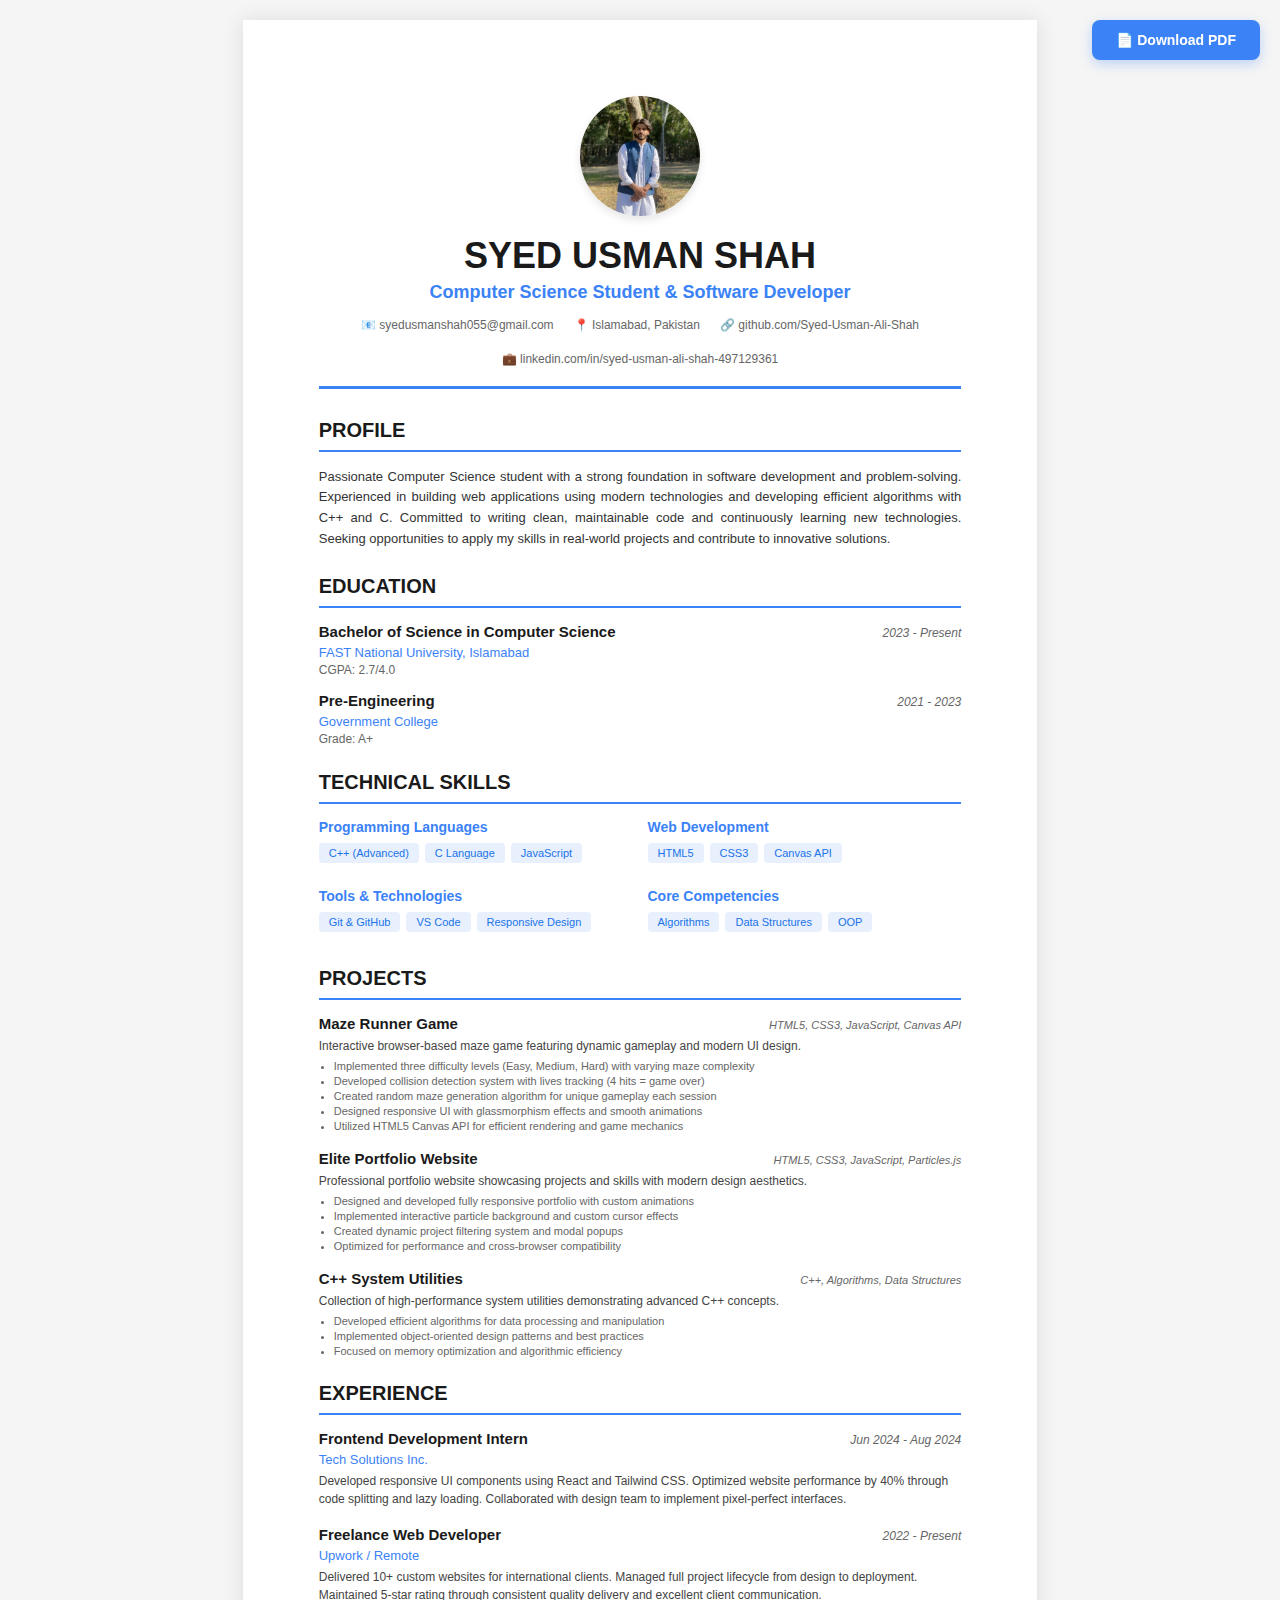
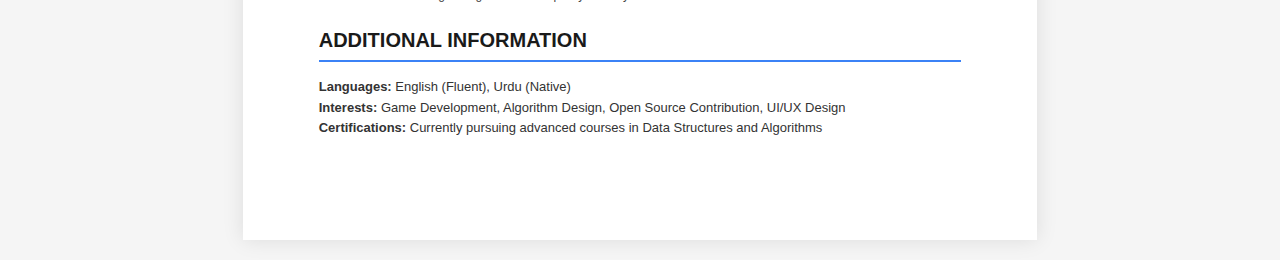
<file: generate_cv.html>
<!DOCTYPE html>
<html lang="en">

<head>
    <meta charset="UTF-8">
    <meta name="viewport" content="width=device-width, initial-scale=1.0">
    <title>Syed Usman Shah - CV</title>
    <style>
        * {
            margin: 0;
            padding: 0;
            box-sizing: border-box;
        }

        body {
            font-family: 'Segoe UI', Tahoma, Geneva, Verdana, sans-serif;
            background: #f5f5f5;
            padding: 20px;
        }

        .cv-container {
            max-width: 210mm;
            margin: 0 auto;
            background: white;
            box-shadow: 0 0 20px rgba(0, 0, 0, 0.1);
        }

        .cv-page {
            width: 210mm;
            min-height: 297mm;
            padding: 20mm;
            background: white;
        }

        /* Header */
        .header {
            text-align: center;
            border-bottom: 3px solid #3b82f6;
            padding-bottom: 20px;
            margin-bottom: 30px;
        }

        .header h1 {
            font-size: 36px;
            color: #1a1a1a;
            margin-bottom: 5px;
        }

        .header .title {
            font-size: 18px;
            color: #3b82f6;
            font-weight: 600;
            margin-bottom: 15px;
        }

        .contact-info {
            display: flex;
            justify-content: center;
            gap: 20px;
            flex-wrap: wrap;
            font-size: 12px;
            color: #666;
        }

        .contact-info span {
            display: flex;
            align-items: center;
            gap: 5px;
        }

        /* Sections */
        .section {
            margin-bottom: 25px;
        }

        .section-title {
            font-size: 20px;
            color: #1a1a1a;
            border-bottom: 2px solid #3b82f6;
            padding-bottom: 8px;
            margin-bottom: 15px;
            font-weight: 700;
        }

        /* Profile */
        .profile-text {
            font-size: 13px;
            line-height: 1.6;
            color: #333;
            text-align: justify;
        }

        /* Education */
        .edu-item {
            margin-bottom: 15px;
        }

        .edu-header {
            display: flex;
            justify-content: space-between;
            align-items: baseline;
            margin-bottom: 5px;
        }

        .edu-degree {
            font-size: 15px;
            font-weight: 600;
            color: #1a1a1a;
        }

        .edu-year {
            font-size: 12px;
            color: #666;
            font-style: italic;
        }

        .edu-school {
            font-size: 13px;
            color: #3b82f6;
            margin-bottom: 3px;
        }

        .edu-gpa {
            font-size: 12px;
            color: #666;
        }

        /* Skills */
        .skills-grid {
            display: grid;
            grid-template-columns: repeat(2, 1fr);
            gap: 15px;
        }

        .skill-category {
            margin-bottom: 10px;
        }

        .skill-category h4 {
            font-size: 14px;
            color: #3b82f6;
            margin-bottom: 8px;
        }

        .skill-tags {
            display: flex;
            flex-wrap: wrap;
            gap: 6px;
        }

        .skill-tag {
            background: #e8f0fe;
            color: #1a73e8;
            padding: 4px 10px;
            border-radius: 4px;
            font-size: 11px;
            font-weight: 500;
        }

        /* Projects */
        .project-item {
            margin-bottom: 18px;
        }

        .project-header {
            display: flex;
            justify-content: space-between;
            align-items: baseline;
            margin-bottom: 5px;
        }

        .project-name {
            font-size: 15px;
            font-weight: 600;
            color: #1a1a1a;
        }

        .project-tech {
            font-size: 11px;
            color: #666;
            font-style: italic;
        }

        .project-desc {
            font-size: 12px;
            line-height: 1.5;
            color: #444;
            margin-bottom: 5px;
        }

        .project-features {
            font-size: 11px;
            color: #666;
            padding-left: 15px;
        }

        .project-features li {
            margin-bottom: 3px;
        }

        /* Experience */
        .exp-item {
            margin-bottom: 18px;
        }

        .exp-header {
            display: flex;
            justify-content: space-between;
            align-items: baseline;
            margin-bottom: 5px;
        }

        .exp-title {
            font-size: 15px;
            font-weight: 600;
            color: #1a1a1a;
        }

        .exp-date {
            font-size: 12px;
            color: #666;
            font-style: italic;
        }

        .exp-company {
            font-size: 13px;
            color: #3b82f6;
            margin-bottom: 5px;
        }

        .exp-desc {
            font-size: 12px;
            line-height: 1.5;
            color: #444;
        }

        /* Print Styles */
        @media print {
            body {
                background: white;
                padding: 0;
            }

            .cv-container {
                box-shadow: none;
            }

            .cv-page {
                margin: 0;
                padding: 15mm;
            }
        }

        /* Download Button */
        .download-btn {
            position: fixed;
            top: 20px;
            right: 20px;
            background: #3b82f6;
            color: white;
            padding: 12px 24px;
            border: none;
            border-radius: 8px;
            cursor: pointer;
            font-size: 14px;
            font-weight: 600;
            box-shadow: 0 4px 12px rgba(59, 130, 246, 0.3);
            transition: all 0.3s;
        }

        .download-btn:hover {
            background: #2563eb;
            transform: translateY(-2px);
            box-shadow: 0 6px 16px rgba(59, 130, 246, 0.4);
        }

        @media print {
            .download-btn {
                display: none;
            }
        }
    </style>
</head>

<body>
    <button class="download-btn" onclick="window.print()">📄 Download PDF</button>

    <div class="cv-container">
        <div class="cv-page">
            <!-- Header -->
            <div class="header">
                <img src="profile.jpg" alt="Syed Usman Shah"
                    style="width: 120px; height: 120px; border-radius: 50%; object-fit: cover; margin-bottom: 15px; box-shadow: 0 4px 8px rgba(0,0,0,0.1);">
                <h1>SYED USMAN SHAH</h1>
                <div class="title">Computer Science Student & Software Developer</div>
                <div class="contact-info">
                    <span>📧 syedusmanshah055@gmail.com</span>
                    <span>📍 Islamabad, Pakistan</span>
                    <span>🔗 github.com/Syed-Usman-Ali-Shah</span>
                    <span>💼 linkedin.com/in/syed-usman-ali-shah-497129361</span>
                </div>
            </div>

            <!-- Profile -->
            <div class="section">
                <h2 class="section-title">PROFILE</h2>
                <p class="profile-text">
                    Passionate Computer Science student with a strong foundation in software development and
                    problem-solving.
                    Experienced in building web applications using modern technologies and developing efficient
                    algorithms with C++ and C.
                    Committed to writing clean, maintainable code and continuously learning new technologies.
                    Seeking opportunities to apply my skills in real-world projects and contribute to innovative
                    solutions.
                </p>
            </div>

            <!-- Education -->
            <div class="section">
                <h2 class="section-title">EDUCATION</h2>
                <div class="edu-item">
                    <div class="edu-header">
                        <div class="edu-degree">Bachelor of Science in Computer Science</div>
                        <div class="edu-year">2023 - Present</div>
                    </div>
                    <div class="edu-school">FAST National University, Islamabad</div>
                    <div class="edu-gpa">CGPA: 2.7/4.0</div>
                </div>
                <div class="edu-item">
                    <div class="edu-header">
                        <div class="edu-degree">Pre-Engineering</div>
                        <div class="edu-year">2021 - 2023</div>
                    </div>
                    <div class="edu-school">Government College</div>
                    <div class="edu-gpa">Grade: A+</div>
                </div>
            </div>

            <!-- Skills -->
            <div class="section">
                <h2 class="section-title">TECHNICAL SKILLS</h2>
                <div class="skills-grid">
                    <div class="skill-category">
                        <h4>Programming Languages</h4>
                        <div class="skill-tags">
                            <span class="skill-tag">C++ (Advanced)</span>
                            <span class="skill-tag">C Language</span>
                            <span class="skill-tag">JavaScript</span>
                        </div>
                    </div>
                    <div class="skill-category">
                        <h4>Web Development</h4>
                        <div class="skill-tags">
                            <span class="skill-tag">HTML5</span>
                            <span class="skill-tag">CSS3</span>
                            <span class="skill-tag">Canvas API</span>
                        </div>
                    </div>
                    <div class="skill-category">
                        <h4>Tools & Technologies</h4>
                        <div class="skill-tags">
                            <span class="skill-tag">Git & GitHub</span>
                            <span class="skill-tag">VS Code</span>
                            <span class="skill-tag">Responsive Design</span>
                        </div>
                    </div>
                    <div class="skill-category">
                        <h4>Core Competencies</h4>
                        <div class="skill-tags">
                            <span class="skill-tag">Algorithms</span>
                            <span class="skill-tag">Data Structures</span>
                            <span class="skill-tag">OOP</span>
                        </div>
                    </div>
                </div>
            </div>

            <!-- Projects -->
            <div class="section">
                <h2 class="section-title">PROJECTS</h2>

                <div class="project-item">
                    <div class="project-header">
                        <div class="project-name">Maze Runner Game</div>
                        <div class="project-tech">HTML5, CSS3, JavaScript, Canvas API</div>
                    </div>
                    <p class="project-desc">
                        Interactive browser-based maze game featuring dynamic gameplay and modern UI design.
                    </p>
                    <ul class="project-features">
                        <li>Implemented three difficulty levels (Easy, Medium, Hard) with varying maze complexity</li>
                        <li>Developed collision detection system with lives tracking (4 hits = game over)</li>
                        <li>Created random maze generation algorithm for unique gameplay each session</li>
                        <li>Designed responsive UI with glassmorphism effects and smooth animations</li>
                        <li>Utilized HTML5 Canvas API for efficient rendering and game mechanics</li>
                    </ul>
                </div>

                <div class="project-item">
                    <div class="project-header">
                        <div class="project-name">Elite Portfolio Website</div>
                        <div class="project-tech">HTML5, CSS3, JavaScript, Particles.js</div>
                    </div>
                    <p class="project-desc">
                        Professional portfolio website showcasing projects and skills with modern design aesthetics.
                    </p>
                    <ul class="project-features">
                        <li>Designed and developed fully responsive portfolio with custom animations</li>
                        <li>Implemented interactive particle background and custom cursor effects</li>
                        <li>Created dynamic project filtering system and modal popups</li>
                        <li>Optimized for performance and cross-browser compatibility</li>
                    </ul>
                </div>

                <div class="project-item">
                    <div class="project-header">
                        <div class="project-name">C++ System Utilities</div>
                        <div class="project-tech">C++, Algorithms, Data Structures</div>
                    </div>
                    <p class="project-desc">
                        Collection of high-performance system utilities demonstrating advanced C++ concepts.
                    </p>
                    <ul class="project-features">
                        <li>Developed efficient algorithms for data processing and manipulation</li>
                        <li>Implemented object-oriented design patterns and best practices</li>
                        <li>Focused on memory optimization and algorithmic efficiency</li>
                    </ul>
                </div>
            </div>

            <!-- Experience -->
            <div class="section">
                <h2 class="section-title">EXPERIENCE</h2>

                <div class="exp-item">
                    <div class="exp-header">
                        <div class="exp-title">Frontend Development Intern</div>
                        <div class="exp-date">Jun 2024 - Aug 2024</div>
                    </div>
                    <div class="exp-company">Tech Solutions Inc.</div>
                    <p class="exp-desc">
                        Developed responsive UI components using React and Tailwind CSS. Optimized website performance
                        by 40%
                        through code splitting and lazy loading. Collaborated with design team to implement
                        pixel-perfect interfaces.
                    </p>
                </div>

                <div class="exp-item">
                    <div class="exp-header">
                        <div class="exp-title">Freelance Web Developer</div>
                        <div class="exp-date">2022 - Present</div>
                    </div>
                    <div class="exp-company">Upwork / Remote</div>
                    <p class="exp-desc">
                        Delivered 10+ custom websites for international clients. Managed full project lifecycle from
                        design to deployment.
                        Maintained 5-star rating through consistent quality delivery and excellent client communication.
                    </p>
                </div>
            </div>

            <!-- Additional Info -->
            <div class="section">
                <h2 class="section-title">ADDITIONAL INFORMATION</h2>
                <div class="profile-text">
                    <strong>Languages:</strong> English (Fluent), Urdu (Native)<br>
                    <strong>Interests:</strong> Game Development, Algorithm Design, Open Source Contribution, UI/UX
                    Design<br>
                    <strong>Certifications:</strong> Currently pursuing advanced courses in Data Structures and
                    Algorithms
                </div>
            </div>
        </div>
    </div>

    <script>
        // Auto-download on page load (optional)
        window.onload = function () {
            setTimeout(() => window.print(), 500);
        };
    </script>
</body>

</html>
</file>
